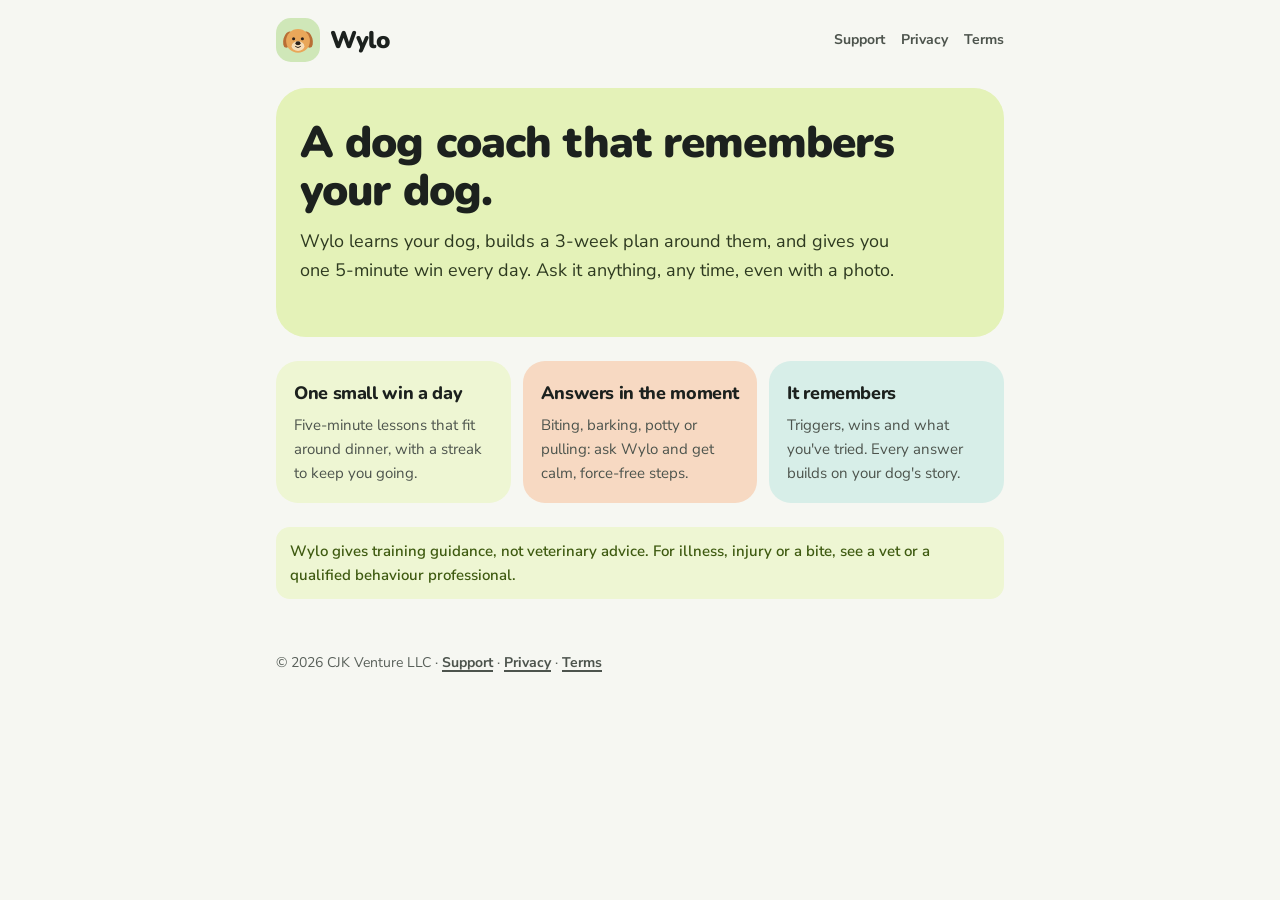
<file: index.html>
<!doctype html>
<html lang="en">
<head>
<meta charset="utf-8">
<meta name="viewport" content="width=device-width, initial-scale=1">
<title>Wylo · AI Dog Training Coach</title>
<meta name="description" content="Wylo is an AI dog-behaviour coach that remembers your dog, builds a plan around it, and gives you one small win every day.">
<link rel="icon" href="favicon.svg" type="image/svg+xml">
<link rel="preconnect" href="https://fonts.googleapis.com">
<link rel="preconnect" href="https://fonts.gstatic.com" crossorigin>
<link href="https://fonts.googleapis.com/css2?family=Nunito:wght@800;900&family=Nunito+Sans:wght@400;600;700&display=swap" rel="stylesheet">
<link rel="stylesheet" href="style.css">
</head>
<body>
<div class="wrap">
<header class="site">
  <a class="brand" href="index.html"><span class="mascot-tile"><img src="mascot.svg" alt=""></span><span class="wordmark">Wylo</span></a>
  <nav class="site" aria-label="Site">
    <a href="support.html">Support</a>
    <a href="privacy.html">Privacy</a>
    <a href="terms.html">Terms</a>
  </nav>
</header>
<main>
  <section class="hero">
    <h1>A dog coach that remembers your dog.</h1>
    <p>Wylo learns your dog, builds a 3-week plan around them, and gives you one 5-minute win every day. Ask it anything, any time, even with a photo.</p>
    <!-- Hidden until launch: add Apple's official "Download on the App Store" badge linking to the app's App Store URL. -->
  </section>
  <div class="grid">
    <div class="tile lime"><h3>One small win a day</h3><p>Five-minute lessons that fit around dinner, with a streak to keep you going.</p></div>
    <div class="tile peach"><h3>Answers in the moment</h3><p>Biting, barking, potty or pulling: ask Wylo and get calm, force-free steps.</p></div>
    <div class="tile mint"><h3>It remembers</h3><p>Triggers, wins and what you've tried. Every answer builds on your dog's story.</p></div>
  </div>
  <p class="note">Wylo gives training guidance, not veterinary advice. For illness, injury or a bite, see a vet or a qualified behaviour professional.</p>
</main>
<footer class="site">
  <p>© 2026 CJK Venture LLC · <a href="support.html">Support</a> · <a href="privacy.html">Privacy</a> · <a href="terms.html">Terms</a></p>
</footer>
</div>
</body>
</html>
</file>
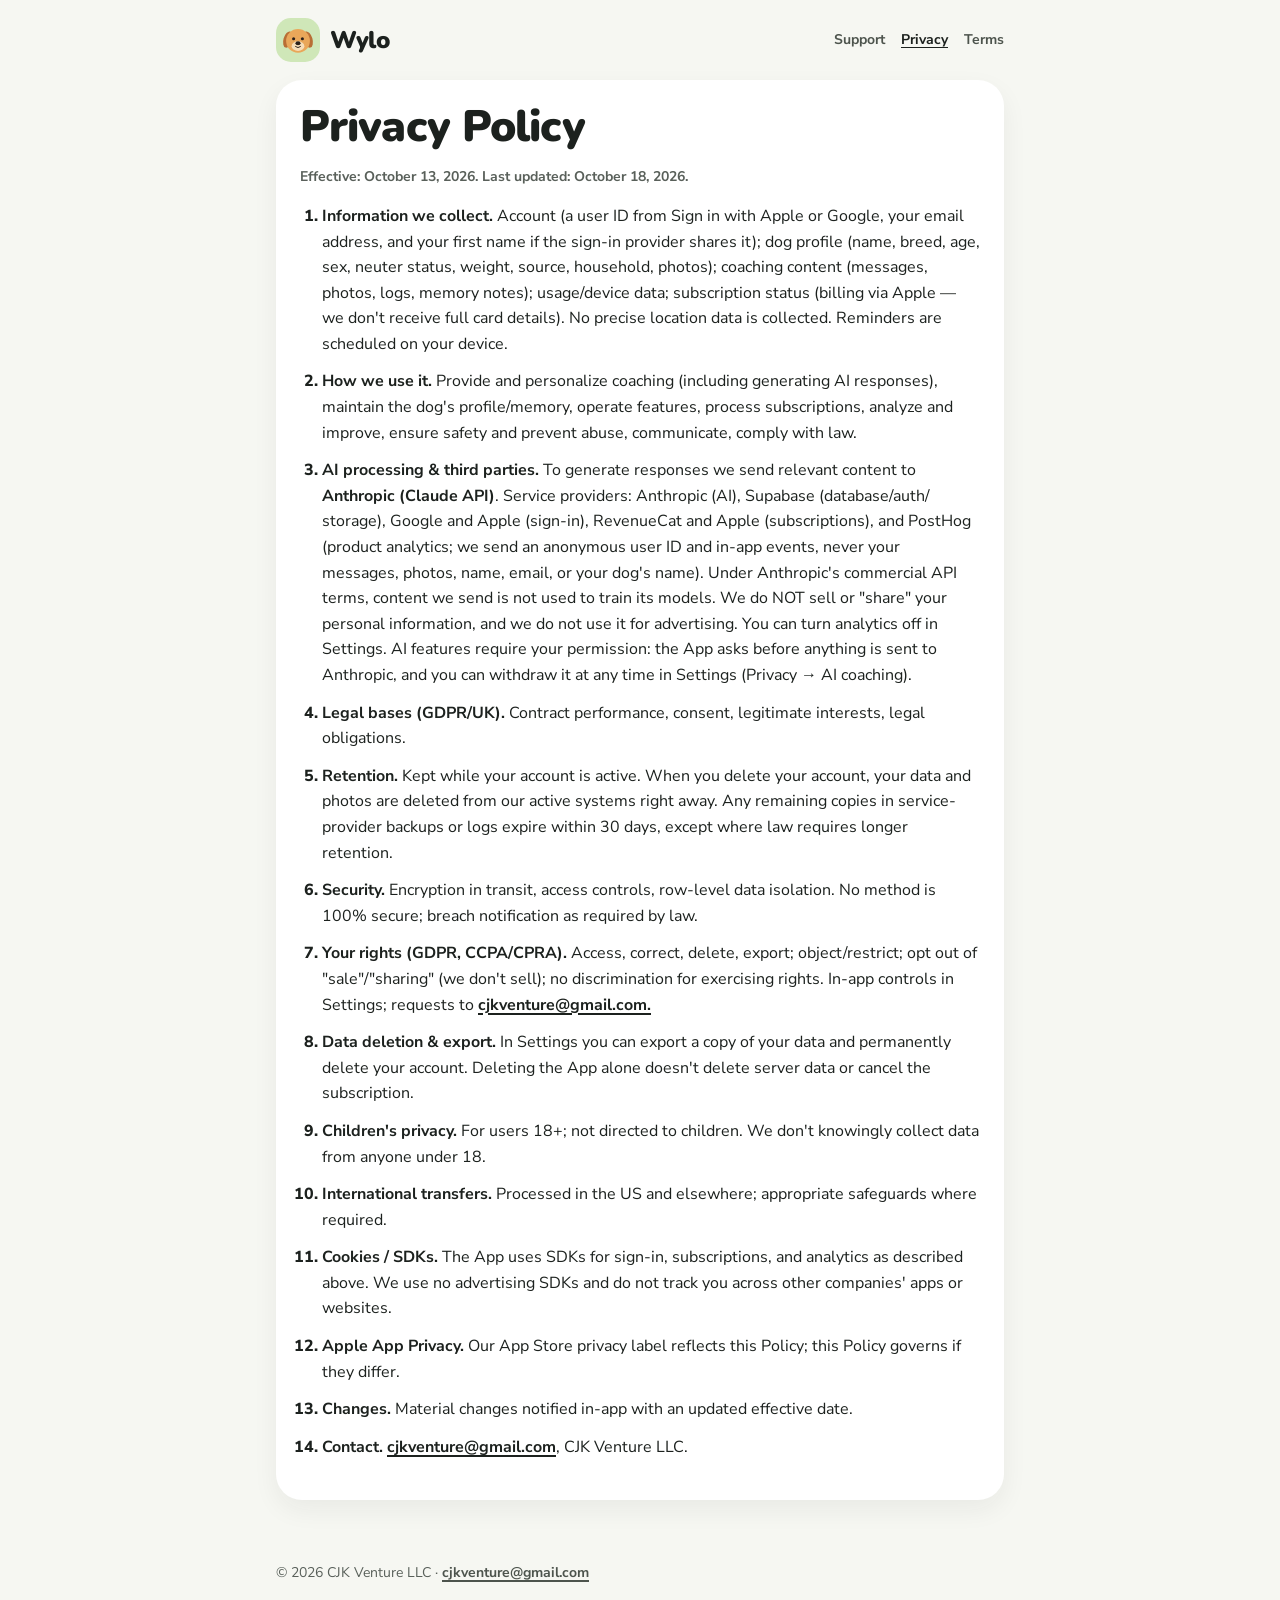
<file: privacy.html>
<!doctype html>
<html lang="en">
<head>
<meta charset="utf-8">
<meta name="viewport" content="width=device-width, initial-scale=1">
<title>Privacy Policy · Wylo</title>
<meta name="description" content="How Wylo collects, uses and protects your data.">
<link rel="icon" href="favicon.svg" type="image/svg+xml">
<link rel="preconnect" href="https://fonts.googleapis.com">
<link rel="preconnect" href="https://fonts.gstatic.com" crossorigin>
<link href="https://fonts.googleapis.com/css2?family=Nunito:wght@800;900&family=Nunito+Sans:wght@400;600;700&display=swap" rel="stylesheet">
<link rel="stylesheet" href="style.css">
</head>
<body>
<div class="wrap">
<header class="site">
  <a class="brand" href="index.html"><span class="mascot-tile"><img src="mascot.svg" alt=""></span><span class="wordmark">Wylo</span></a>
  <nav class="site" aria-label="Site">
    <a href="support.html">Support</a>
    <a href="privacy.html" aria-current="page">Privacy</a>
    <a href="terms.html">Terms</a>
  </nav>
</header>
<main class="card legal">
<h1>Privacy Policy</h1>
<p class="effective"><strong>Effective: October 13, 2026. Last updated: October 18, 2026.</strong></p>
<ol>
<li><strong>Information we collect.</strong> Account (a user ID from Sign in with Apple or Google, your email address, and your first name if the sign-in provider shares it); dog profile (name, breed, age, sex, neuter status, weight, source, household, photos); coaching content (messages, photos, logs, memory notes); usage/device data; subscription status (billing via Apple — we don't receive full card details). No precise location data is collected. Reminders are scheduled on your device.</li>
<li><strong>How we use it.</strong> Provide and personalize coaching (including generating AI responses), maintain the dog's profile/memory, operate features, process subscriptions, analyze and improve, ensure safety and prevent abuse, communicate, comply with law.</li>
<li><strong>AI processing &amp; third parties.</strong> To generate responses we send relevant content to <strong>Anthropic (Claude API)</strong>. Service providers: Anthropic (AI), Supabase (database/auth/ storage), Google and Apple (sign-in), RevenueCat and Apple (subscriptions), and PostHog (product analytics; we send an anonymous user ID and in-app events, never your messages, photos, name, email, or your dog's name). Under Anthropic's commercial API terms, content we send is not used to train its models. We do NOT sell or "share" your personal information, and we do not use it for advertising. You can turn analytics off in Settings. AI features require your permission: the App asks before anything is sent to Anthropic, and you can withdraw it at any time in Settings (Privacy → AI coaching).</li>
<li><strong>Legal bases (GDPR/UK).</strong> Contract performance, consent, legitimate interests, legal obligations.</li>
<li><strong>Retention.</strong> Kept while your account is active. When you delete your account, your data and photos are deleted from our active systems right away. Any remaining copies in service-provider backups or logs expire within 30 days, except where law requires longer retention.</li>
<li><strong>Security.</strong> Encryption in transit, access controls, row-level data isolation. No method is 100% secure; breach notification as required by law.</li>
<li><strong>Your rights (GDPR, CCPA/CPRA).</strong> Access, correct, delete, export; object/restrict; opt out of "sale"/"sharing" (we don't sell); no discrimination for exercising rights. In-app controls in Settings; requests to <a href="mailto:cjkventure@gmail.com.">cjkventure@gmail.com.</a></li>
<li><strong>Data deletion &amp; export.</strong> In Settings you can export a copy of your data and permanently delete your account. Deleting the App alone doesn't delete server data or cancel the subscription.</li>
<li><strong>Children's privacy.</strong> For users 18+; not directed to children. We don't knowingly collect data from anyone under 18.</li>
<li><strong>International transfers.</strong> Processed in the US and elsewhere; appropriate safeguards where required.</li>
<li><strong>Cookies / SDKs.</strong> The App uses SDKs for sign-in, subscriptions, and analytics as described above. We use no advertising SDKs and do not track you across other companies' apps or websites.</li>
<li><strong>Apple App Privacy.</strong> Our App Store privacy label reflects this Policy; this Policy governs if they differ.</li>
<li><strong>Changes.</strong> Material changes notified in-app with an updated effective date.</li>
<li><strong>Contact.</strong> <a href="mailto:cjkventure@gmail.com">cjkventure@gmail.com</a>, CJK Venture LLC.</li>
</ol>
</main>
<footer class="site">
  <p>© 2026 CJK Venture LLC · <a href="mailto:cjkventure@gmail.com">cjkventure@gmail.com</a></p>
</footer>
</div>
</body>
</html>
</file>
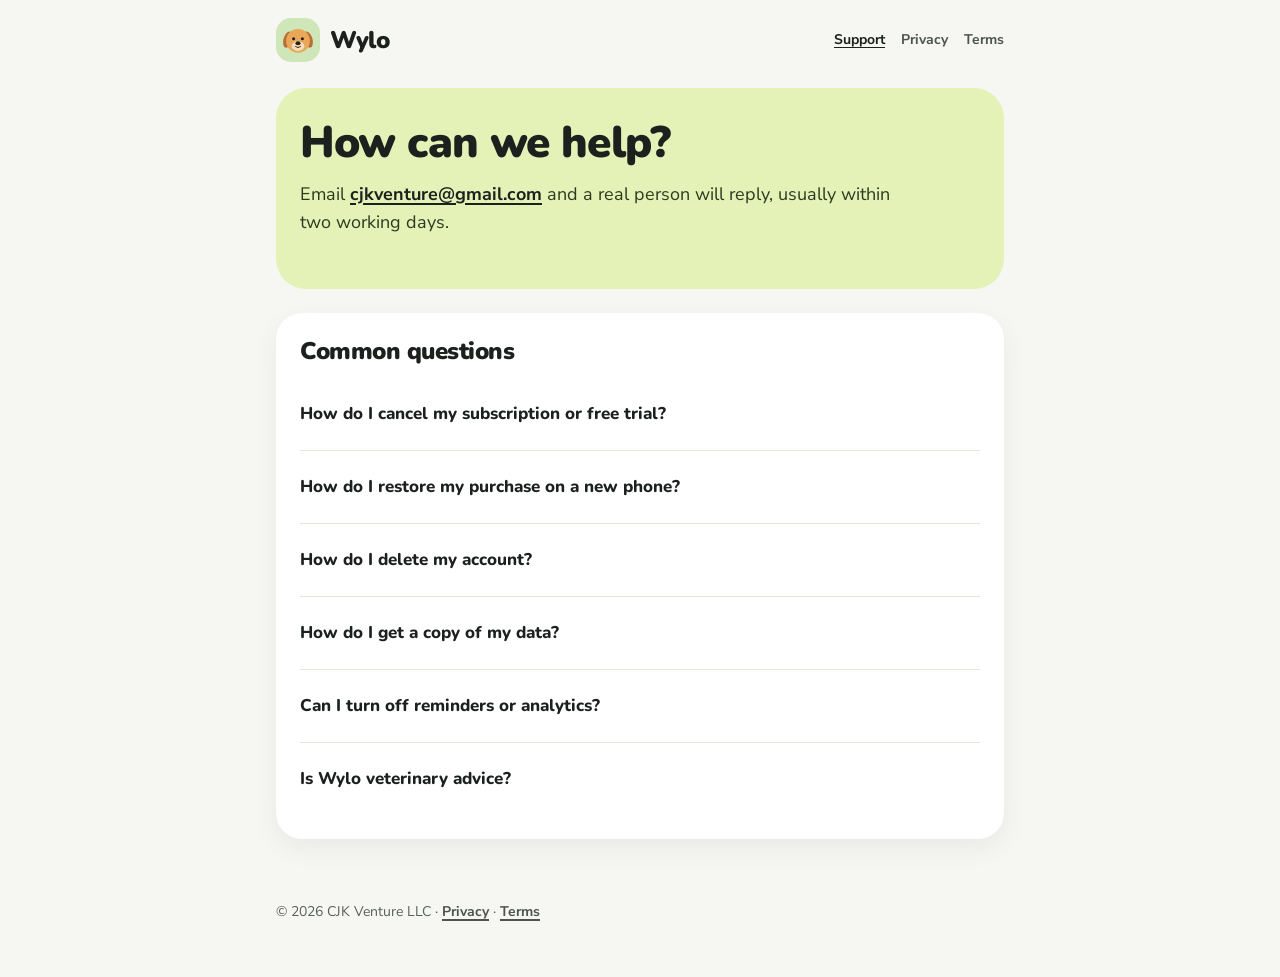
<file: support.html>
<!doctype html>
<html lang="en">
<head>
<meta charset="utf-8">
<meta name="viewport" content="width=device-width, initial-scale=1">
<title>Support · Wylo</title>
<meta name="description" content="Help with your Wylo subscription, account and data.">
<link rel="icon" href="favicon.svg" type="image/svg+xml">
<link rel="preconnect" href="https://fonts.googleapis.com">
<link rel="preconnect" href="https://fonts.gstatic.com" crossorigin>
<link href="https://fonts.googleapis.com/css2?family=Nunito:wght@800;900&family=Nunito+Sans:wght@400;600;700&display=swap" rel="stylesheet">
<link rel="stylesheet" href="style.css">
</head>
<body>
<div class="wrap">
<header class="site">
  <a class="brand" href="index.html"><span class="mascot-tile"><img src="mascot.svg" alt=""></span><span class="wordmark">Wylo</span></a>
  <nav class="site" aria-label="Site">
    <a href="support.html" aria-current="page">Support</a>
    <a href="privacy.html">Privacy</a>
    <a href="terms.html">Terms</a>
  </nav>
</header>
<main>
  <section class="hero">
    <h1>How can we help?</h1>
    <p>Email <a href="mailto:cjkventure@gmail.com">cjkventure@gmail.com</a> and a real person will reply, usually within two working days.</p>
  </section>
  <section class="card" aria-labelledby="faq">
    <h2 id="faq">Common questions</h2>
    <details>
      <summary>How do I cancel my subscription or free trial?</summary>
      <p>Subscriptions are billed by Apple. On your iPhone open <strong>Settings → [your name] → Subscriptions → Wylo</strong> and tap Cancel Subscription, or in Wylo go to <strong>your dog's tab → Settings → Manage subscription</strong>. Cancel at least 24 hours before the trial or period ends to avoid the next charge. Deleting the app does not cancel.</p>
    </details>
    <details>
      <summary>How do I restore my purchase on a new phone?</summary>
      <p>Sign in with the same Apple or Google account you used before, then go to <strong>Settings → Restore purchases</strong>. Make sure the iPhone is signed in to the same Apple ID that bought the subscription.</p>
    </details>
    <details>
      <summary>How do I delete my account?</summary>
      <p>In Wylo go to <strong>Settings → Delete account</strong>. This permanently erases your account, your dog's profile, plans, chats and photos, and revokes Sign in with Apple. It can't be undone. Cancel your subscription separately in the App Store.</p>
    </details>
    <details>
      <summary>How do I get a copy of my data?</summary>
      <p>In Wylo go to <strong>Settings → Export my data</strong>. You'll get a JSON file with your profile, your dog, plans, memory notes and conversations, plus links to your photos (valid for 7 days). Save it or share it anywhere you like.</p>
    </details>
    <details>
      <summary>Can I turn off reminders or analytics?</summary>
      <p>Yes. Reminders are under <strong>Settings → Reminders</strong>, and product analytics can be switched off under <strong>Settings → Privacy</strong>. We never send your messages, photos, name, email or your dog's name to analytics.</p>
    </details>
    <details>
      <summary>Is Wylo veterinary advice?</summary>
      <p>No. Wylo gives training guidance, not veterinary advice. For illness, injury, sudden behaviour changes or any bite, contact a vet or a certified behaviour professional.</p>
    </details>
  </section>
</main>
<footer class="site">
  <p>© 2026 CJK Venture LLC · <a href="privacy.html">Privacy</a> · <a href="terms.html">Terms</a></p>
</footer>
</div>
</body>
</html>
</file>
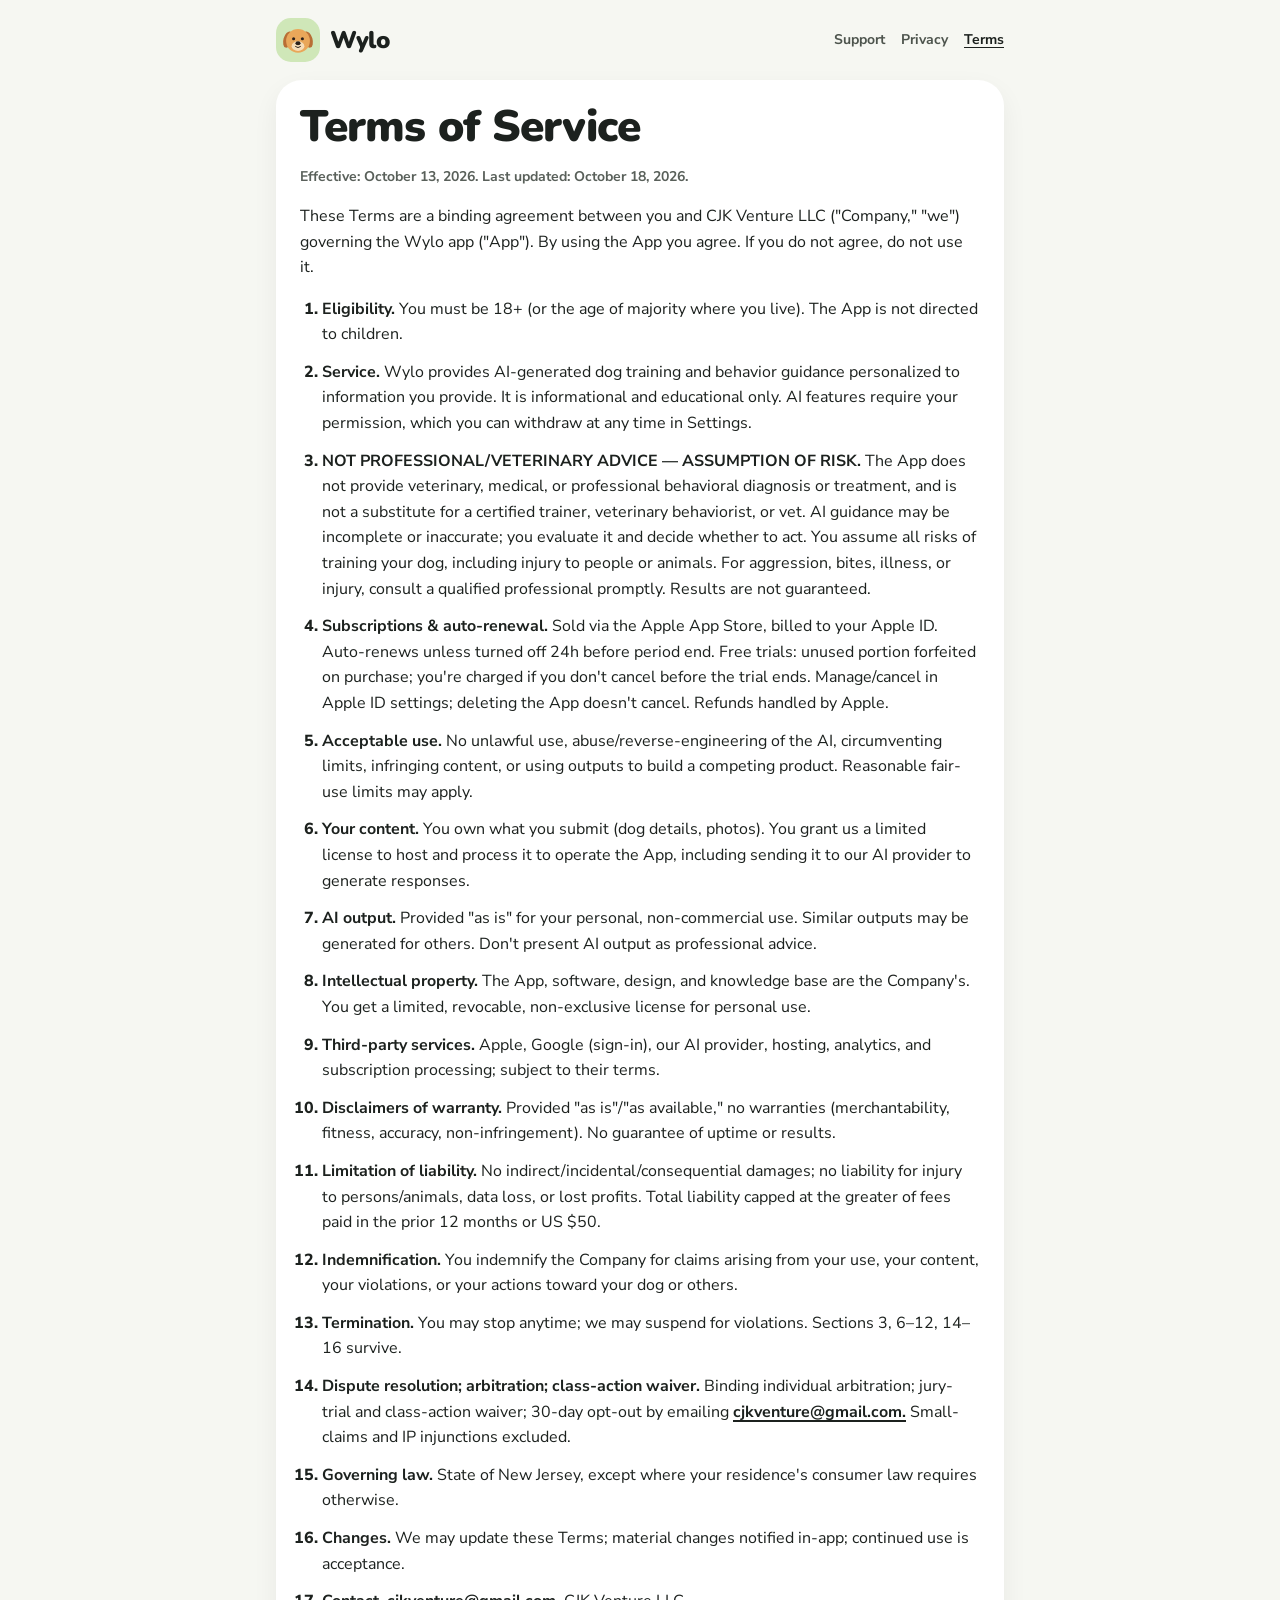
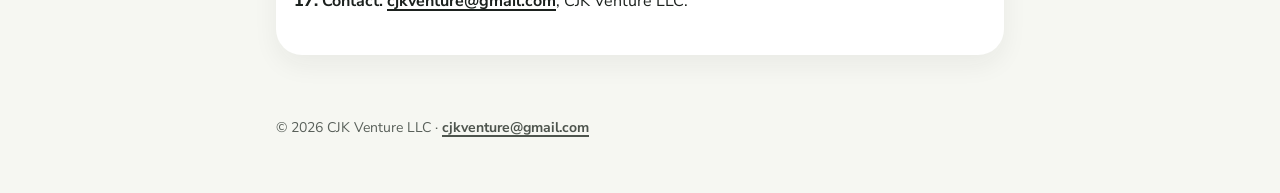
<file: terms.html>
<!doctype html>
<html lang="en">
<head>
<meta charset="utf-8">
<meta name="viewport" content="width=device-width, initial-scale=1">
<title>Terms of Service · Wylo</title>
<meta name="description" content="The terms for using the Wylo app.">
<link rel="icon" href="favicon.svg" type="image/svg+xml">
<link rel="preconnect" href="https://fonts.googleapis.com">
<link rel="preconnect" href="https://fonts.gstatic.com" crossorigin>
<link href="https://fonts.googleapis.com/css2?family=Nunito:wght@800;900&family=Nunito+Sans:wght@400;600;700&display=swap" rel="stylesheet">
<link rel="stylesheet" href="style.css">
</head>
<body>
<div class="wrap">
<header class="site">
  <a class="brand" href="index.html"><span class="mascot-tile"><img src="mascot.svg" alt=""></span><span class="wordmark">Wylo</span></a>
  <nav class="site" aria-label="Site">
    <a href="support.html">Support</a>
    <a href="privacy.html">Privacy</a>
    <a href="terms.html" aria-current="page">Terms</a>
  </nav>
</header>
<main class="card legal">
<h1>Terms of Service</h1>
<p class="effective"><strong>Effective: October 13, 2026. Last updated: October 18, 2026.</strong></p>
<p>These Terms are a binding agreement between you and CJK Venture LLC ("Company," "we") governing the Wylo app ("App"). By using the App you agree. If you do not agree, do not use it.</p>
<ol>
<li><strong>Eligibility.</strong> You must be 18+ (or the age of majority where you live). The App is not directed to children.</li>
<li><strong>Service.</strong> Wylo provides AI-generated dog training and behavior guidance personalized to information you provide. It is informational and educational only. AI features require your permission, which you can withdraw at any time in Settings.</li>
<li><strong>NOT PROFESSIONAL/VETERINARY ADVICE — ASSUMPTION OF RISK.</strong> The App does not provide veterinary, medical, or professional behavioral diagnosis or treatment, and is not a substitute for a certified trainer, veterinary behaviorist, or vet. AI guidance may be incomplete or inaccurate; you evaluate it and decide whether to act. You assume all risks of training your dog, including injury to people or animals. For aggression, bites, illness, or injury, consult a qualified professional promptly. Results are not guaranteed.</li>
<li><strong>Subscriptions &amp; auto-renewal.</strong> Sold via the Apple App Store, billed to your Apple ID. Auto-renews unless turned off 24h before period end. Free trials: unused portion forfeited on purchase; you're charged if you don't cancel before the trial ends. Manage/cancel in Apple ID settings; deleting the App doesn't cancel. Refunds handled by Apple.</li>
<li><strong>Acceptable use.</strong> No unlawful use, abuse/reverse-engineering of the AI, circumventing limits, infringing content, or using outputs to build a competing product. Reasonable fair-use limits may apply.</li>
<li><strong>Your content.</strong> You own what you submit (dog details, photos). You grant us a limited license to host and process it to operate the App, including sending it to our AI provider to generate responses.</li>
<li><strong>AI output.</strong> Provided "as is" for your personal, non-commercial use. Similar outputs may be generated for others. Don't present AI output as professional advice.</li>
<li><strong>Intellectual property.</strong> The App, software, design, and knowledge base are the Company's. You get a limited, revocable, non-exclusive license for personal use.</li>
<li><strong>Third-party services.</strong> Apple, Google (sign-in), our AI provider, hosting, analytics, and subscription processing; subject to their terms.</li>
<li><strong>Disclaimers of warranty.</strong> Provided "as is"/"as available," no warranties (merchantability, fitness, accuracy, non-infringement). No guarantee of uptime or results.</li>
<li><strong>Limitation of liability.</strong> No indirect/incidental/consequential damages; no liability for injury to persons/animals, data loss, or lost profits. Total liability capped at the greater of fees paid in the prior 12 months or US $50.</li>
<li><strong>Indemnification.</strong> You indemnify the Company for claims arising from your use, your content, your violations, or your actions toward your dog or others.</li>
<li><strong>Termination.</strong> You may stop anytime; we may suspend for violations. Sections 3, 6–12, 14–16 survive.</li>
<li><strong>Dispute resolution; arbitration; class-action waiver.</strong> Binding individual arbitration; jury-trial and class-action waiver; 30-day opt-out by emailing <a href="mailto:cjkventure@gmail.com.">cjkventure@gmail.com.</a> Small-claims and IP injunctions excluded.</li>
<li><strong>Governing law.</strong> State of New Jersey, except where your residence's consumer law requires otherwise.</li>
<li><strong>Changes.</strong> We may update these Terms; material changes notified in-app; continued use is acceptance.</li>
<li><strong>Contact.</strong> <a href="mailto:cjkventure@gmail.com">cjkventure@gmail.com</a>, CJK Venture LLC.</li>
</ol>
</main>
<footer class="site">
  <p>© 2026 CJK Venture LLC · <a href="mailto:cjkventure@gmail.com">cjkventure@gmail.com</a></p>
</footer>
</div>
</body>
</html>
</file>
<file: style.css>
/* Wylo legal and support site. Meadow tokens from design/ui/README.md. */
:root {
  --ink: #1c211e;
  --bg: #f6f7f2;
  --card: #ffffff;
  --hairline: #e3e6dc;
  --muted: #59605a;
  --secondary: #4d544d;
  --accent-text: #c24f18;
  --lime: #c8e26b;
  --lime-hero: #e4f2b8;
  --lime-soft: #eef6d3;
  --leaf: #cfe7b8;
  --peach: #f7d9c2;
  --mint: #d7eee8;
  --radius-card: 26px;
  --radius-tile: 18px;
  color-scheme: light;
}

* { box-sizing: border-box; }

html { -webkit-text-size-adjust: 100%; }

body {
  margin: 0;
  background: var(--bg);
  color: var(--ink);
  font: 400 16px/1.6 "Nunito Sans", -apple-system, BlinkMacSystemFont, "Segoe UI", sans-serif;
}

a { color: var(--ink); font-weight: 700; text-decoration-thickness: 1.5px; text-underline-offset: 3px; }
a:hover { color: var(--accent-text); }
a:focus-visible { outline: 3px solid var(--lime); outline-offset: 2px; border-radius: 6px; }

h1, h2, h3, .wordmark { font-family: "Nunito", -apple-system, sans-serif; letter-spacing: -0.02em; }
h1 { font-weight: 900; font-size: clamp(30px, 6vw, 44px); line-height: 1.08; margin: 0 0 12px; }
h2 { font-weight: 900; font-size: 24px; line-height: 1.2; margin: 40px 0 12px; }
h3 { font-weight: 800; font-size: 18px; margin: 24px 0 8px; }

.wrap { max-width: 760px; margin: 0 auto; padding: 0 16px; }

header.site {
  display: flex; align-items: center; justify-content: space-between; gap: 12px;
  padding: 18px 0;
}
.brand { display: flex; align-items: center; gap: 10px; text-decoration: none; }
.mascot-tile {
  width: 44px; height: 44px; border-radius: 15px; background: var(--leaf);
  display: grid; place-items: center; flex: none;
}
.mascot-tile img { width: 44px; height: 44px; } /* mascot v2 carries its own padding */
.wordmark { font-weight: 900; font-size: 24px; }
nav.site { display: flex; gap: 16px; flex-wrap: wrap; font-size: 14px; }
nav.site a { font-weight: 700; text-decoration: none; color: var(--secondary); }
nav.site a[aria-current="page"] { color: var(--ink); text-decoration: underline; }

.hero {
  background: var(--lime-hero); border-radius: 30px; padding: 32px 24px; margin: 8px 0 24px;
}
.hero p { font-size: 18px; color: #2e3a20; margin: 0 0 20px; max-width: 34em; }

.store-badge {
  display: inline-flex; align-items: center; gap: 10px; background: var(--ink); color: var(--card);
  border-radius: 999px; padding: 12px 22px; font-family: "Nunito", sans-serif; font-weight: 800;
  text-decoration: none; min-height: 48px;
}
.store-badge:hover { color: var(--lime); }
.store-badge small { display: block; font-size: 11px; font-weight: 700; opacity: 0.8; }

.grid { display: grid; grid-template-columns: repeat(auto-fit, minmax(200px, 1fr)); gap: 12px; margin: 0 0 24px; }
.tile { border-radius: 22px; padding: 18px; }
.tile h3 { margin: 0 0 6px; }
.tile p { margin: 0; color: var(--secondary); font-size: 15px; }
.tile.lime { background: var(--lime-soft); }
.tile.peach { background: var(--peach); }
.tile.mint { background: var(--mint); }

.card {
  background: var(--card); border-radius: var(--radius-card); padding: 24px;
  box-shadow: 0 10px 26px rgba(28, 33, 30, 0.06); margin: 0 0 24px;
}
.card > :first-child { margin-top: 0; }

.legal ol { padding-left: 22px; }
.legal li { margin: 0 0 12px; }
.legal li::marker { font-weight: 800; }
.legal .effective { color: var(--muted); font-weight: 700; font-size: 14px; }

details { border-top: 1.5px solid var(--hairline); padding: 14px 0; }
details:first-of-type { border-top: 0; }
summary { cursor: pointer; font-family: "Nunito", sans-serif; font-weight: 800; font-size: 17px; min-height: 44px; display: flex; align-items: center; }
details p, details ol { color: var(--secondary); margin: 8px 0 0; }

.muted { color: var(--muted); }
.note {
  background: var(--lime-soft); border-radius: 14px; padding: 12px 14px; color: #3e5a10; font-weight: 600; font-size: 15px;
}

footer.site { padding: 24px 0 40px; color: var(--muted); font-size: 14px; }
footer.site a { color: var(--secondary); }
</file>
